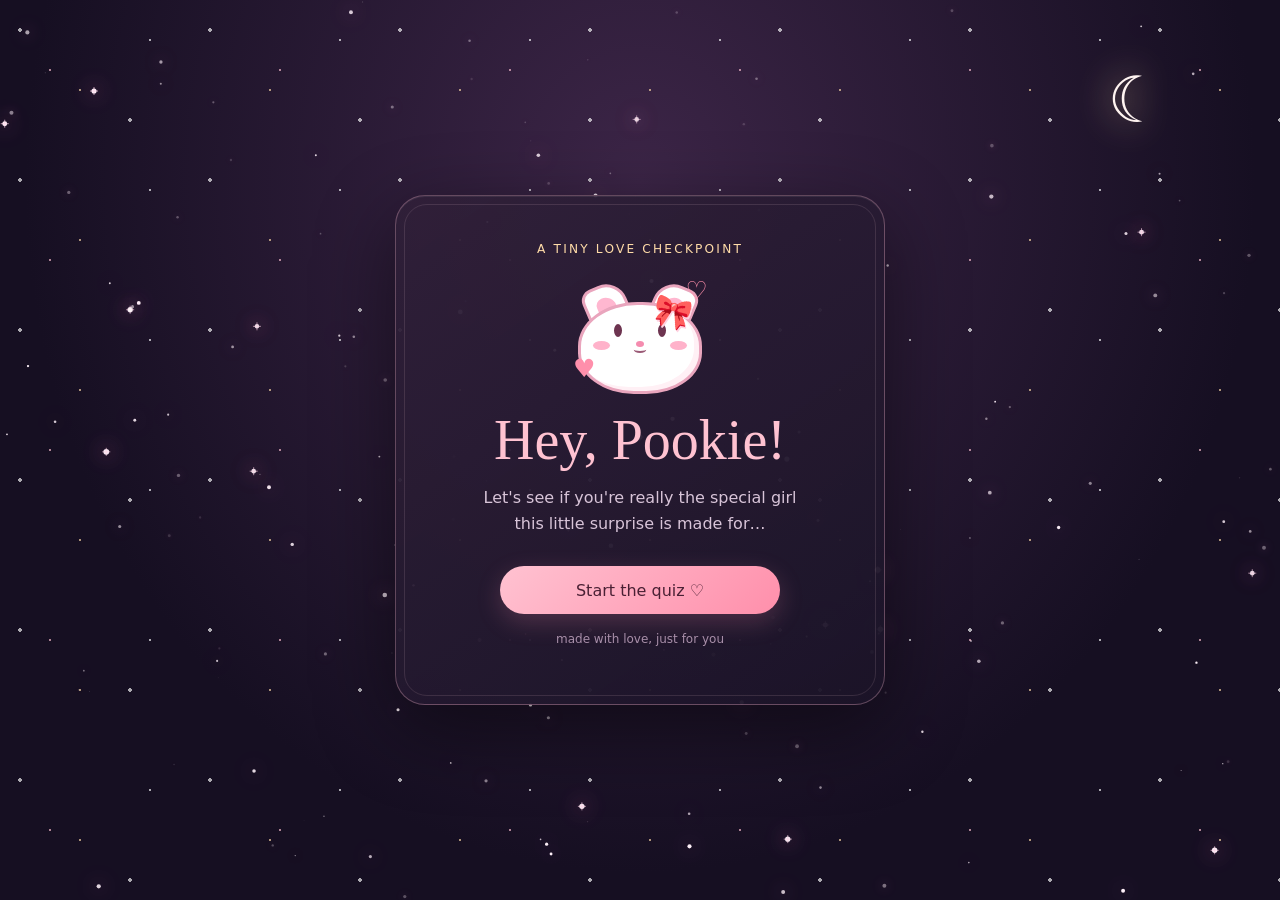
<file: index.html>
<!DOCTYPE html>
<html lang="en">
<head>
<meta charset="UTF-8">
<meta name="viewport" content="width=device-width, initial-scale=1.0">
<meta name="theme-color" content="#160f22">
<title>Happy Birthday Mayaluu ♡</title>
<style>
  :root{
    --night:#160f22; --plum:#2b1b35; --pink:#ff8fab; --pink2:#ffc2d1;
    --cream:#fff4f1; --gold:#ffdca8; --muted:#d8c4d8;
  }
  *{box-sizing:border-box}
  html,body{margin:0;min-height:100%;font-family:ui-rounded,"Trebuchet MS",system-ui,sans-serif}
  body{
    min-height:100svh;display:grid;place-items:center;overflow:hidden;color:var(--cream);
    background:radial-gradient(ellipse at 50% 20%,#3c2547 0%,var(--night) 68%);
  }
  
/* Animated background canvases */
canvas {
  position: fixed;
  inset: 0;
  width: 100%;
  height: 100%;
  pointer-events: none;
}

#stars {
  z-index: 0;
  pointer-events: none;
}

#confetti {
  z-index: 50;
  pointer-events: none;
}

/* Keep quiz above the background */
.sky,
.moon,
.wrap,
.card,
.screen {
  position: relative;
}

.wrap {
  z-index: 2;
}

#stars {
  position: fixed;
}

#confetti {
  position: fixed;
}

/* Don't let the background block quiz buttons */
body {
  position: relative;
  isolation: isolate;
}

#stars {
  pointer-events: none;
}

  .sky,.sky:before,.sky:after{position:fixed;inset:0;pointer-events:none}
  .sky:before,.sky:after{content:"";background-repeat:repeat;opacity:.65}
  .sky:before{background-image:radial-gradient(2px 2px at 20px 30px,#fff 98%,transparent),radial-gradient(1px 1px at 80px 90px,#ffdca8 98%,transparent),radial-gradient(1.5px 1.5px at 150px 40px,#fff 98%,transparent);background-size:190px 150px;animation:twinkle 4s ease-in-out infinite alternate}
  .sky:after{background-image:radial-gradient(1px 1px at 50px 70px,#ffc2d1 98%,transparent),radial-gradient(2px 2px at 130px 120px,#fff 98%,transparent);background-size:230px 190px;animation:twinkle 5s ease-in-out infinite alternate-reverse}
  @keyframes twinkle{from{opacity:.25}to{opacity:.9}}
  .moon{position:fixed;top:7%;right:9%;font-size:clamp(2rem,6vw,4rem);filter:drop-shadow(0 0 18px #ffdca8);animation:float 4s ease-in-out infinite}
  
  
  .wrap{position:relative;z-index:2;width:min(92vw,490px);padding:24px 0}
  .card{
    position:relative;text-align:center;padding:clamp(22px,6vw,36px) clamp(18px,5vw,34px);
    border:1px solid #ffbed04d;border-radius:30px;
    background:linear-gradient(145deg,#302039eF,#1b1428f5);
    box-shadow:0 24px 80px #0007, inset 0 1px #ffffff12;
    overflow:hidden;min-height:510px;display:flex;flex-direction:column;align-items:center;justify-content:center;
  }
  .card:before{content:"";position:absolute;inset:8px;border:1px solid #ffd4df20;border-radius:23px;pointer-events:none}
  .eyebrow{font-size:.76rem;letter-spacing:.18em;text-transform:uppercase;color:var(--gold);margin:0 0 12px}
  h1,h2{font-family:Georgia,"Times New Roman",serif;font-weight:500;line-height:1.12;margin:0}
  h1{font-size:clamp(2.2rem,9vw,3.5rem);color:var(--pink2)}
  h2{font-size:clamp(1.8rem,7vw,2.55rem);color:var(--pink2);margin-bottom:12px}
  .subtitle{color:var(--muted);line-height:1.6;max-width:330px;margin:14px auto 20px}
  @keyframes popIn { from { opacity: 0; transform: scale(.85) translateY(12px); } to { opacity: 1; transform: scale(1) translateY(0); } }
    .kitty-wrap { width: 150px; height: 135px; margin: 0 auto 6px; position: relative; }
    .kitty { width: 130px; height: 110px; position: absolute; left: 10px; top: 16px; animation: kittyBob 2.2s ease-in-out infinite; }
    @keyframes kittyBob { 0%,100% { transform: translateY(0) rotate(-2deg); } 50% { transform: translateY(-7px) rotate(2deg); } }
    .ear { position: absolute; top: 0; width: 43px; height: 49px; background: #fff; border: 3px solid #e9a5bd; border-radius: 12px 22px 8px 22px; }
    .ear.left { left: 11px; transform: rotate(-23deg); }
    .ear.right { right: 11px; transform: rotate(23deg) scaleX(-1); }
    .ear:after { content: ""; position: absolute; inset: 10px 9px 8px; background: #ffb7d0; border-radius: 10px 15px 5px 15px; }
    .face { position: absolute; inset: 18px 3px 0; background: #fff; border: 3px solid #e9a5bd; border-radius: 48% 48% 45% 45%; box-shadow: inset -5px -4px #fff0f5; }
    .eye { position: absolute; top: 40px; width: 8px; height: 13px; background: #6d3450; border-radius: 50%; }
    .eye.left { left: 39px; } .eye.right { right: 39px; }
    .blush { position: absolute; top: 57px; width: 17px; height: 9px; background: #ffb2ca; border-radius: 50%; }
    .blush.left { left: 18px; } .blush.right { right: 18px; }
    .nose { position: absolute; top: 57px; left: 50%; transform: translateX(-50%); width: 8px; height: 6px; background: #f58caf; border-radius: 50%; }
    .mouth { position: absolute; top: 62px; left: 50%; width: 13px; height: 7px; transform: translateX(-50%); border-bottom: 2px solid #9a5975; border-radius: 50%; }
    .bow { position: absolute; z-index: 2; top: 10px; right: 13px; color: #ff6d9f; font-size: 31px; transform: rotate(14deg); text-shadow: 1px 2px #ffd2e1; }
    .sparkle { position: absolute; font-size: 22px; animation: twinkle 1.5s ease-in-out infinite alternate; }
    .sparkle.one { left: 0; top: 27px; } .sparkle.two { right: 0; top: 53px; animation-delay: .6s; }
    @keyframes twinkle { to { transform: scale(.7) rotate(20deg); opacity: .45; } }
    .heart{position:absolute;color:var(--pink);font-size:25px;animation:heart-float 2.8s ease-in-out infinite}
  .heart.h1{right:7px;top:8px}.heart.h2{left:8px;bottom:20px;animation-delay:.8s}
  @keyframes float{0%,100%{transform:translateY(0)}50%{transform:translateY(-9px)}}
  @keyframes kitty-bob{0%,100%{transform:rotate(-3deg)}50%{transform:rotate(3deg)}}
  @keyframes heart-float{0%,100%{transform:translateY(4px) scale(.9);opacity:.65}50%{transform:translateY(-12px) scale(1.12);opacity:1}}
  .btn{
    border:0;border-radius:999px;padding:14px 24px;min-height:48px;font:700 1rem inherit;
    font-family:inherit;font-size:1rem;cursor:pointer;transition:transform .22s,box-shadow .22s,background .22s;
    -webkit-tap-highlight-color:transparent
  }
  .btn:focus-visible,input:focus-visible{
  outline:3px solid var(--gold);
  outline-offset:4px}
  .primary{color:#4a2034;background:linear-gradient(135deg,#ffc2d1,#ff8fab);box-shadow:0 8px 24px #ff8fab35}
  .primary:hover{transform:translateY(-2px);box-shadow:0 12px 28px #ff8fab55}
  .primary:active{transform:scale(.97)}
  .wide{width:min(100%,280px);margin-top:10px}
  .input{width:100%;max-width:310px;border:1.5px solid #ffc2d1;border-radius:15px;padding:15px 17px;background:#160f2280;color:#fff4f1;font:inherit;text-align:center;font-size:1rem;margin:12px 0 8px}
  .input::placeholder{color:#cbb8cc}
  .hint{font-size:.82rem;color:#bfaabd;margin:13px 0 0}
  .feedback{min-height:27px;color:#ffc2d1;font-size:.9rem;margin:9px 0 0}
  .progress{display:flex;gap:7px;justify-content:center;margin-bottom:24px}
  .dot{width:8px;height:8px;border-radius:50%;background:#75566f}
  .dot.active{background:var(--pink);box-shadow:0 0 12px #ff8fab}
  .question-icon{font-size:43px;margin-bottom:8px;filter:drop-shadow(0 5px 12px #ff8fab35)}
  .answers{position:relative;display:flex;align-items:center;justify-content:center;gap:15px;width:100%;min-height:115px;margin-top:12px}
  #yesBtn{z-index:2;min-width:130px;font-size:1.2rem;padding:15px 27px;transform-origin:center;white-space:nowrap}
  #noBtn{z-index:3;background:#ffffff12;color:#f6dfe9;border:1px solid #ffffff20;padding:11px 22px;position:relative}
  .success-kitty{font-size:90px;animation:celebrate .7s ease-in-out infinite alternate}
  @keyframes celebrate{from{transform:rotate(-7deg) scale(1)}to{transform:rotate(7deg) scale(1.08)}}
  .hidden{display:none!important}
  .fade-in{animation:appear .42s ease both}
  @keyframes appear{from{opacity:0;transform:translateY(12px) scale(.98)}to{opacity:1;transform:translateY(0) scale(1)}}
  .sparkle{position:fixed;pointer-events:none;z-index:5;animation:pop 900ms ease-out forwards;font-size:20px}
  @keyframes pop{0%{opacity:0;transform:translateY(0) scale(.5)}20%{opacity:1}100%{opacity:0;transform:translateY(-90px) scale(1.4)}}
  .tiny{font-size:.75rem;color:#a88fa9;margin-top:18px}
  @media(max-height:700px){.card{min-height:0;padding-top:22px;padding-bottom:22px}.kitty-wrap{height:115px}.kitty{font-size:84px}.moon{top:2%}}
  @media(prefers-reduced-motion:reduce){*,*:before,*:after{animation-duration:.01ms!important;animation-iteration-count:1!important;scroll-behavior:auto!important;transition:none!important}}
</style>
</head>
<body>

  
<canvas id="stars" aria-hidden="true"></canvas>
<canvas id="confetti" aria-hidden="true"></canvas>


<div class="sky" aria-hidden="true"></div><div class="moon" aria-hidden="true">☾</div>
<main class="wrap">
  <section class="card" aria-live="polite">
    <div id="welcome" class="screen fade-in">
      <p class="eyebrow">a tiny love checkpoint</p>
      <div class="kitty-wrap" aria-hidden="true">
        <span class="sparkle one">✦</span><span class="sparkle two">✧</span>
      <div class="kitty">
        <div class="ear left"></div><div class="ear right"></div>
        <div class="face"></div>
        <span class="bow">🎀</span>
        <span class="eye left"></span><span class="eye right"></span>
        <span class="blush left"></span><span class="blush right"></span>
        <span class="nose"></span><span class="mouth"></span>
      </div>
      <span class="heart h1">♡</span><span class="heart h2">♥</span></div>
      <h1>Hey, Pookie!</h1>
      <p class="subtitle">Let's see if you're really the special girl this little surprise is made for…</p>
      <button class="btn primary wide" id="startBtn">Start the quiz ♡</button>
      <p class="tiny">made with love, just for you</p>
    </div>

    <div id="nameQuiz" class="screen hidden">
      <div class="progress" aria-label="Question 1 of 3"><span class="dot active"></span><span class="dot"></span><span class="dot"></span></div>
      <div class="question-icon" aria-hidden="true">💗</div>
      <p class="eyebrow">question 1 of 3</p>
      <h2>Who is this gift for?</h2>
      <p class="subtitle">Hmm… I need the name of my favourite girl.</p>
      <form id="nameForm" autocomplete="off">
        <input class="input" id="nameInput" name="name" type="text" placeholder="Type your name…" aria-label="Type your name" required maxlength="40">
        <button class="btn primary wide" type="submit">That's me! →</button>
      </form>
      <p class="feedback" id="nameFeedback" role="status"></p>
      <p class="hint">Psst… you know your own name ♡</p>
    </div>

    <div id="nicknameQuiz" class="screen hidden">
      <div class="progress" aria-label="Question 2 of 3"><span class="dot"></span><span class="dot active"></span><span class="dot"></span></div>
      <div class="question-icon" aria-hidden="true">🎀</div>
      <p class="eyebrow">question 2 of 3</p>
      <h2>What special name did he give you?</h2>
      <p class="subtitle">The little name that belongs to you and him…</p>
      <form id="nicknameForm" autocomplete="off">
        <input class="input" id="nicknameInput" name="nickname" type="text" placeholder="Type your special name…" aria-label="Type your special name" required maxlength="40">
        <button class="btn primary wide" type="submit">You know it! →</button>
      </form>
      <p class="feedback" id="nicknameFeedback" role="status"></p>
      <p class="hint">A little hint: Mayalu ♡</p>
    </div>

    <div id="loveQuiz" class="screen hidden">
      <div class="progress" aria-label="Question 3 of 3"><span class="dot"></span><span class="dot"></span><span class="dot active"></span></div>
      <div class="kitty-wrap" aria-hidden="true" style="height:115px"><span class="kitty" style="font-size:88px">🫶</span><span class="heart h1">♥</span><span class="heart h2">♡</span></div>
      <p class="eyebrow">last question</p>
      <h2>Do you love him?</h2>
      <p class="subtitle">Choose carefully, Pookie… the kitty is watching. 👀</p>
      <div class="answers" id="answers">
        <button class="btn primary" id="yesBtn" type="button">♥ Yes!</button>
        <button class="btn" id="noBtn" type="button">No 🙈</button>
      </div>
      <p class="feedback" id="loveFeedback" role="status">There is definitely a right answer… ♡</p>
    </div>

    <div id="success" class="screen hidden">
      <p class="eyebrow">access granted</p>
      <div class="success-kitty" aria-hidden="true">🫰</div>
      <h1>You passed!</h1>
      <p class="subtitle">I knew it was you, Mayaluu. Your little surprise is waiting… and every bit of it was made with love. 💗</p>
      <button class="btn primary wide" id="openGiftBtn">This is only for youuuu < 3</button>
      <p class="tiny">one little click away from your surprise</p>
    </div>
  </section>
</main>
<script>
(() => {
  // Change this to the filename of your main birthday website.
  const GIFT_PAGE = "index11.html";

  const screens = ["welcome", "nameQuiz", "nicknameQuiz", "loveQuiz", "success"];
  function showScreen(id) {
    screens.forEach(screenId => {
      const el = document.getElementById(screenId);
      el.classList.toggle("hidden", screenId !== id);
      if (screenId === id) {
        el.classList.remove("fade-in");
        void el.offsetWidth;
        el.classList.add("fade-in");
      }
    });
  }

  function popHearts(count = 12) {
    const symbols = ["♡", "♥", "✨", "💗", "💕"];
    for (let i = 0; i < count; i++) {
      const el = document.createElement("span");
      el.className = "sparkle";
      el.textContent = symbols[Math.floor(Math.random() * symbols.length)];
      el.style.left = (8 + Math.random() * 84) + "vw";
      el.style.top = (45 + Math.random() * 40) + "vh";
      el.style.animationDelay = (Math.random() * 250) + "ms";
      document.body.appendChild(el);
      setTimeout(() => el.remove(), 1300);
    }
  }

  
function partyPop(count = 38) {
  const emojis = [
    "🎉", "🎊", "✨", "💖", "💕", "💗",
    "🥳", "🎀", "🌸", "💝", "⭐", "🩷"
  ];

  for (let i = 0; i < count; i++) {
    const el = document.createElement("span");
    el.className = "party-emoji";
    el.textContent =
      emojis[Math.floor(Math.random() * emojis.length)];

    el.style.left = (4 + Math.random() * 92) + "vw";
    el.style.top = (45 + Math.random() * 48) + "vh";
    el.style.setProperty(
      "--duration",
      (1.2 + Math.random() * 1.3) + "s"
    );
    el.style.setProperty(
      "--drift",
      (Math.random() * 140 - 70) + "px"
    );
    el.style.setProperty(
      "--spin",
      (Math.random() * 100 - 50) + "deg"
    );

    document.body.appendChild(el);
    el.addEventListener("animationend", () => el.remove());
  }
}


  document.getElementById("startBtn").addEventListener("click", () => {
    showScreen("nameQuiz");
    document.getElementById("nameInput").focus();
  });

  document.getElementById("nameForm").addEventListener("submit", event => {
    event.preventDefault();
    const answer = document.getElementById("nameInput").value.trim().toLocaleLowerCase();
    const feedback = document.getElementById("nameFeedback");
    if (answer === "durga","durgaa") {
      feedback.textContent = "That's my girl! You got it. 💗";
      popHearts(20);
      setTimeout(() => {
        showScreen("nicknameQuiz");
        document.getElementById("nicknameInput").focus();
      }, 650);
    } else {
      feedback.textContent = "Hmm… not quite, Pookie. Try again! ♡";
      document.getElementById("nameInput").focus();
      document.getElementById("nameInput").select();
    }
  });

  document.getElementById("nicknameForm").addEventListener("submit", event => {
    event.preventDefault();
    const answer = document.getElementById("nicknameInput").value.trim().toLocaleLowerCase();
    const feedback = document.getElementById("nicknameFeedback");
    if (answer === "mayalu","mayaluu","darling") {
      feedback.textContent = "Awww, that's your special name! 🥹💕";
      popHearts(20);
      setTimeout(() => showScreen("loveQuiz"), 700);
    } else {
      feedback.textContent = "Close, but that's not the magic name. Try again! 🎀";
      document.getElementById("nicknameInput").focus();
      document.getElementById("nicknameInput").select();
    }
  });

  const answers = document.getElementById("answers");
  const yesBtn = document.getElementById("yesBtn");
  const noBtn = document.getElementById("noBtn");
  const loveFeedback = document.getElementById("loveFeedback");
  let yesScale = 1;
  let noTries = 0;

  function dodgeNo() {
    noTries++;
    yesScale = Math.min(1 + noTries * 0.16, 2.2);
    yesBtn.style.transform = `scale(${yesScale})`;
    yesBtn.style.zIndex = "4";
    // Place the No button at a fresh random position within the answer area.
    const area = answers.getBoundingClientRect();
    const btn = noBtn.getBoundingClientRect();
    const maxX = Math.max(0, area.width - btn.width - 8);
    const maxY = Math.max(0, area.height - btn.height - 8);
    noBtn.style.position = "absolute";
    noBtn.style.left = (Math.random() * maxX) + "px";
    noBtn.style.top = (Math.random() * maxY) + "px";
    noBtn.style.transform = `rotate(${Math.random() * 24 - 12}deg)`;
    loveFeedback.textContent = ["Hehe, too slow! 🙈", "Nope, try catching it! 💕", "The kitty knows you mean YES! 😼", "Your YES button is getting impatient… 💗"][noTries % 4];
  }

  noBtn.addEventListener("pointerenter", dodgeNo);
  noBtn.addEventListener("click", event => {
    event.preventDefault();
    dodgeNo();
  });
  noBtn.addEventListener("touchstart", event => {
    event.preventDefault();
    dodgeNo();
  }, {passive:false});

  yesBtn.addEventListener("click", () => {
    popHearts(28);
    showScreen("success");
  });

  document.getElementById("openGiftBtn").addEventListener("click", () => {
    window.location.href = GIFT_PAGE;
  });
})();



(() => {
  const canvas = document.getElementById("stars");
  const ctx = canvas.getContext("2d");

  let w, h, stars = [];
  let dpr = 1;

  function resize() {
    dpr = Math.min(window.devicePixelRatio || 1, 2);
    w = window.innerWidth;
    h = window.innerHeight;

    canvas.width = w * dpr;
    canvas.height = h * dpr;
    canvas.style.width = w + "px";
    canvas.style.height = h + "px";

    ctx.setTransform(dpr, 0, 0, dpr, 0, 0);

    stars = Array.from({ length: 180 }, () => ({
      x: Math.random() * w,
      y: Math.random() * h,
      r: Math.random() * 1.8 + 0.5,
      phase: Math.random() * Math.PI * 2,
      speed: 0.025 + Math.random() * 0.065,
      drift: (Math.random() - 0.5) * 0.12
    }));
  }

  function animate() {
    ctx.clearRect(0, 0, w, h);

    for (const s of stars) {
      s.phase += s.speed;
      s.x += s.drift;

      if (s.x < 0) s.x = w;
      if (s.x > w) s.x = 0;

      // Clearly visible blinking
      const blink = (Math.sin(s.phase) + 1) / 2;
      const alpha = 0.12 + blink * 0.88;
      const radius = s.r * (0.7 + blink * 0.6);

      ctx.beginPath();
      ctx.arc(s.x, s.y, radius, 0, Math.PI * 2);

      ctx.globalAlpha = alpha;
      ctx.fillStyle = "#fff2fa";
      ctx.shadowBlur = 5 + blink * 18;
      ctx.shadowColor = "#ff8fcb";
      ctx.fill();

      // A few stars sparkle with a cross-shaped glow
      if (s.r > 1.8 && blink > 0.8) {
        ctx.globalAlpha = blink;
        ctx.strokeStyle = "#ffd6e8";
        ctx.lineWidth = 0.7;
        ctx.beginPath();
        ctx.moveTo(s.x - 4, s.y);
        ctx.lineTo(s.x + 4, s.y);
        ctx.moveTo(s.x, s.y - 4);
        ctx.lineTo(s.x, s.y + 4);
        ctx.stroke();
      }
    }

    ctx.globalAlpha = 1;
    ctx.shadowBlur = 0;
    requestAnimationFrame(animate);
  }

  window.addEventListener("resize", resize);
  resize();
  animate();
})();


</script>
</body>
</html>
</file>
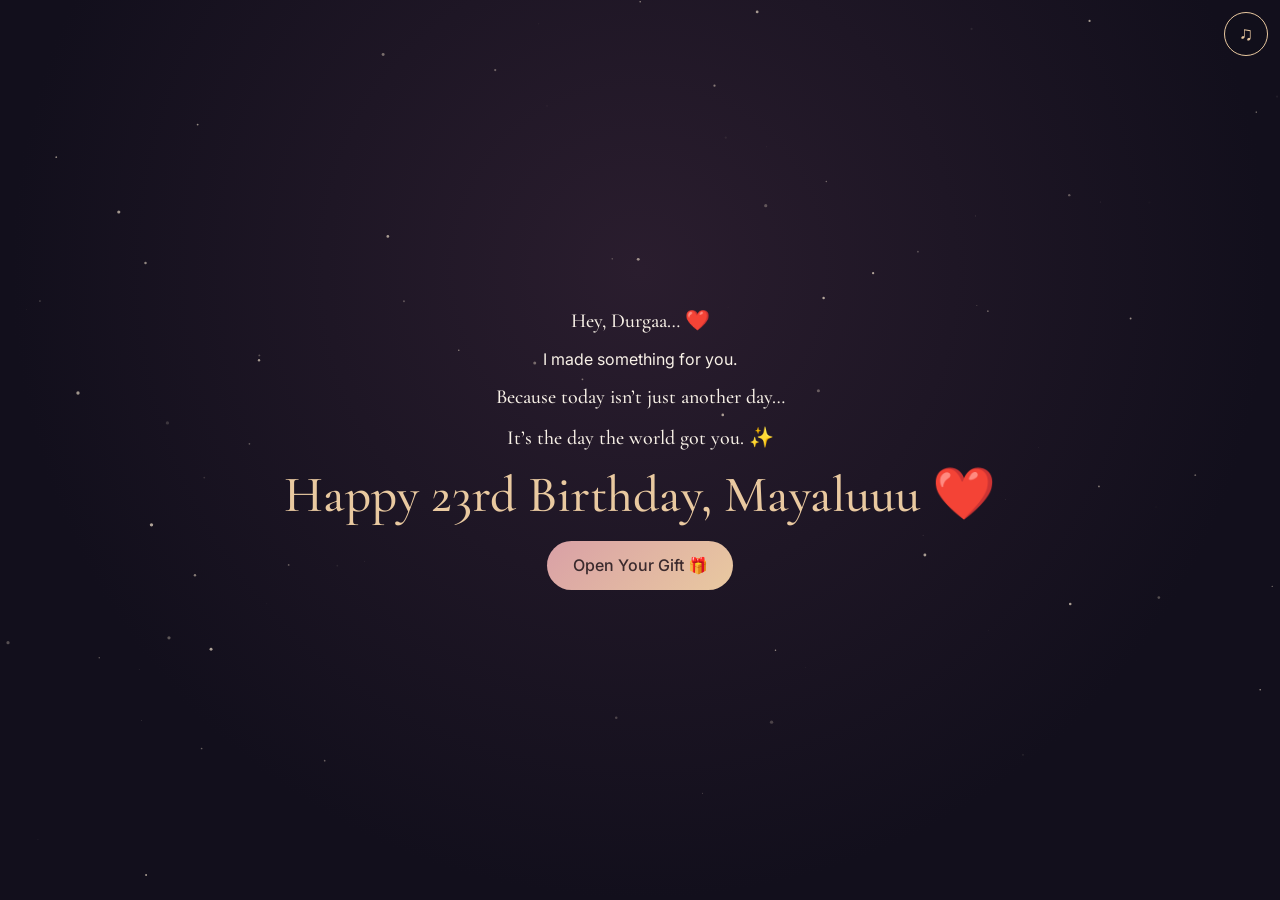
<file: index11.html>
<!DOCTYPE html>
<html lang="en">
<head>
<meta charset="utf-8">
<meta name="viewport" content="width=device-width, initial-scale=1, viewport-fit=cover">
<title>Mayaluu · Chapter 23</title>
<link rel="preconnect" href="https://fonts.googleapis.com">
<link href="https://fonts.googleapis.com/css2?family=Cormorant+Garamond:ital,wght@0,500;1,500&family=Inter:wght@400;500&family=Caveat:wght@500&display=swap" rel="stylesheet">
<link rel="stylesheet" href="style.css">
</head>
<body>
<canvas id="stars" aria-hidden="true"></canvas>
<canvas id="confetti" aria-hidden="true"></canvas>

<!-- MUSIC -->
<audio
  id="song"
  src="assets/music/Happy Birthday Durga Jii - usesuno.com.mp3"
  loop
  preload="none">
</audio>

<button
  id="music"
  class="music"
  aria-label="Play or pause music"
  aria-pressed="false">
  ♫
</button>

<!-- 1. OPENING -->
<section id="intro" class="screen on">
  <p class="l serif big" style="--d:.4s">Hey, Durgaa… ❤️</p>
  <p class="l small" style="--d:1.8s">I made something for you.</p>
  <p class="l serif" style="--d:3.4s">Because today isn’t just another day…</p>
  <p class="l serif" style="--d:5s">It’s the day the world got you. ✨</p>
  <h1 class="l serif big gold" style="--d:6.8s">Happy 23rd Birthday, Mayaluuu ❤️</h1>
  <div class="l" style="--d:8.6s">
  <button id="openGift" class="btn glow" onclick="window.location.href='index1.html'">
    Open Your Gift 🎁
  </button>
</div>  
</section>



<div id="toast" role="status"></div>
<script src="script.js"></script>
</body>
</html>
</file>
<file: style.css>
/* Palette: tweak here */
:root{--cream:#f8f1e7;--paper:#fbf6ee;--blush:#f1d3d0;--rose:#b86b77;--ink:#3a2a2d;--night:#120f1c;--gold:#e9c9a0;
--serif:"Cormorant Garamond",Georgia,serif;--sans:Inter,system-ui,sans-serif;--hand:Caveat,"Segoe Script",cursive}
*{box-sizing:border-box;margin:0}
html,body{height:100%;overflow:hidden;background:radial-gradient(circle at 50% 30%,#2a1d2e,var(--night) 70%);color:var(--cream);font-family:var(--sans);-webkit-tap-highlight-color:transparent}
canvas{position:fixed;inset:0;width:100%;height:100%;pointer-events:none}#stars{pointer-events:auto}#confetti{z-index:50;pointer-events:none}
.serif{font-family:var(--serif);font-weight:500}.hand{font-family:var(--hand)}.gold{color:var(--gold)}
.screen{position:fixed;inset:0;display:none;flex-direction:column;align-items:center;justify-content:center;gap:1rem;padding:1.5rem;text-align:center;overflow-y:auto;z-index:2}
.screen.on{display:flex;animation:fade 1.2s both}@keyframes fade{from{opacity:0}}
.big{font-size:clamp(2rem,8vw,3.2rem);line-height:1.15}.screen p{font-size:1.25rem;max-width:30ch}.small{font-size:1rem!important;opacity:.8}
.l{opacity:0;animation:rise 1.4s var(--d) both}@keyframes rise{from{opacity:0;transform:translateY(12px);filter:blur(4px)}to{opacity:1;transform:none;filter:none}}
.btn{font:500 1rem var(--sans);padding:.9rem 1.6rem;border-radius:999px;border:1px solid var(--gold);background:transparent;color:var(--cream);cursor:pointer;min-height:48px}
.btn.dark{background:var(--ink);color:var(--cream);border-color:var(--ink)}.btn.sm{padding:.6rem 1.1rem;min-height:44px;font-size:.9rem}
.btn.glow{animation:pulse 2.6s infinite;background:linear-gradient(135deg,#d9a0a6,#e9c9a0);color:var(--ink);border:0}
@keyframes pulse{50%{box-shadow:0 0 28px 6px rgba(233,201,160,.5)}}
button:focus-visible{outline:2px solid var(--gold);outline-offset:3px}
#flash{position:fixed;inset:0;z-index:40;background:radial-gradient(circle,#fff6e0,#f1d3d0 60%,transparent);opacity:0;pointer-events:none;transition:opacity .9s}#flash.on{opacity:1}
.music{position:fixed;top:max(12px,env(safe-area-inset-top));right:12px;z-index:60;width:44px;height:44px;border-radius:50%;border:1px solid var(--gold);background:rgba(18,15,28,.6);color:var(--gold);font-size:1.2rem;cursor:pointer}
.music[aria-pressed=true]{animation:ring 2s infinite}@keyframes ring{0%{box-shadow:0 0 0 0 rgba(233,201,160,.6)}100%{box-shadow:0 0 0 16px transparent}}

/* Mobile-friendly fixed page buttons */
#bookwrap{justify-content:flex-start;padding-top:max(60px,env(safe-area-inset-top))}
.book{height:min(calc(100vh - 200px),calc(100dvh - 200px),590px)}
.ctrl{position:fixed;left:0;right:0;bottom:0;z-index:30;justify-content:space-between;gap:.6rem;margin:0;padding:.7rem 1rem calc(.7rem + env(safe-area-inset-bottom));background:linear-gradient(transparent,rgba(18,15,28,.92) 40%)}
.ctrl button{width:auto;min-width:96px;height:52px;border-radius:999px;padding:0 1.2rem;font:500 1rem var(--sans)}
.ctrl .nx{flex:1;max-width:220px;background:linear-gradient(135deg,#d9a0a6,#e9c9a0);color:var(--ink);border:0;animation:pulse 2.6s infinite}
.ctrl span{flex:0 0 auto;min-width:60px;font-size:.95rem}

/* Fix: intro button must fade in, then pulse */
.btn.glow.l{animation:rise 1.4s var(--d) both,pulse 2.6s calc(var(--d) + 1.4s) infinite}

/* Intro button: shown by script.js after the last line */
.gbtn{opacity:0;pointer-events:none;transition:opacity 1.2s}
.gbtn.on{opacity:1;pointer-events:auto}

/* Paper-like page turn */
.leaf{transition:none}
.leaf.flip{transform:rotateY(-178deg);animation:turnF 1.2s cubic-bezier(.45,.05,.3,1)}
.leaf.unf{animation:turnB 1.2s cubic-bezier(.45,.05,.3,1)}
@keyframes turnF{0%{transform:rotateY(0)}30%{transform:rotateY(-55deg) skewY(2.5deg)}65%{transform:rotateY(-125deg) skewY(-2deg)}100%{transform:rotateY(-178deg)}}
@keyframes turnB{0%{transform:rotateY(-178deg)}35%{transform:rotateY(-125deg) skewY(-2deg)}70%{transform:rotateY(-55deg) skewY(2.5deg)}100%{transform:rotateY(0)}}
.front::after,.back::after{content:"";position:absolute;inset:0;pointer-events:none;opacity:0;background:linear-gradient(90deg,rgba(40,20,20,.35),rgba(255,255,255,.18) 35%,transparent 75%)}
.leaf.flip .front::after,.leaf.flip .back::after,.leaf.unf .front::after,.leaf.unf .back::after{animation:shade 1.2s ease-in-out}
@keyframes shade{0%,100%{opacity:0}50%{opacity:1}}
.leaf.flip,.leaf.unf{filter:drop-shadow(8px 6px 10px rgba(0,0,0,.35))}
</file>
